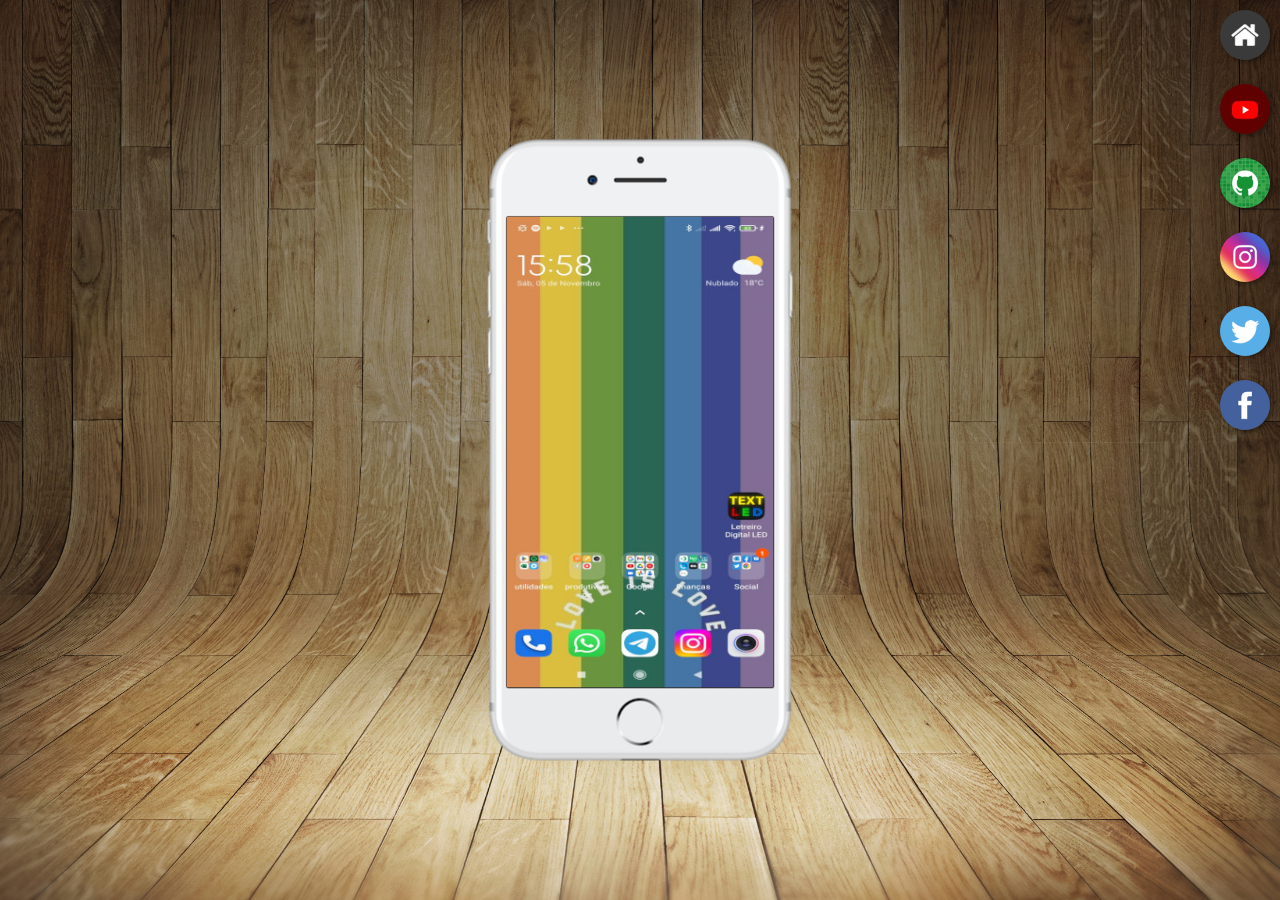
<file: index.html>
<!DOCTYPE html>
<html lang="pt-br">
<head>
    <meta charset="UTF-8">
    <meta http-equiv="X-UA-Compatible" content="IE=edge">
    <meta name="viewport" content="width=device-width, initial-scale=1.0">
    <link rel="shortcut icon" href="favicon.ico" type="image/x-icon">
    <link rel="stylesheet" href="estilos/style.css">
    <title>Projeto redes sociais</title>
</head>
<body>
    <main>
        <section id="telefone">
            <iframe src="home.html" name="tela" id="tela" frameborder="0">
                seu navegador não é compativel com isso. tragico....
            </iframe>
                
        </section>
        <section id="redes-sociais">
            <a href="home.html" target="tela"><img src="imagens/logo-home.jpg" alt="home"></a><br>
            <a href="youtube.html" target="tela"><img src="imagens/logo-youtube.jpg" alt="YouTube"></a><br>
            <a href="github.html" target="tela"><img src="imagens/logo-github.jpg" alt="GitHub"></a><br>
            <a href="instagram.html" target="tela"><img src="imagens/logo-instagram.jpg" alt="Instagram"></a><br>
            <a href="twitter.html" target="tela"><img src="imagens/logo-twitter.jpg" alt="logo-twitter"></a><br>
            <a href="facebook.html" target="tela"><img src="imagens/logo-facebook.jpg" alt="FaceBook"></a>
        </section>
    </main>
</body>
</html>
</file>
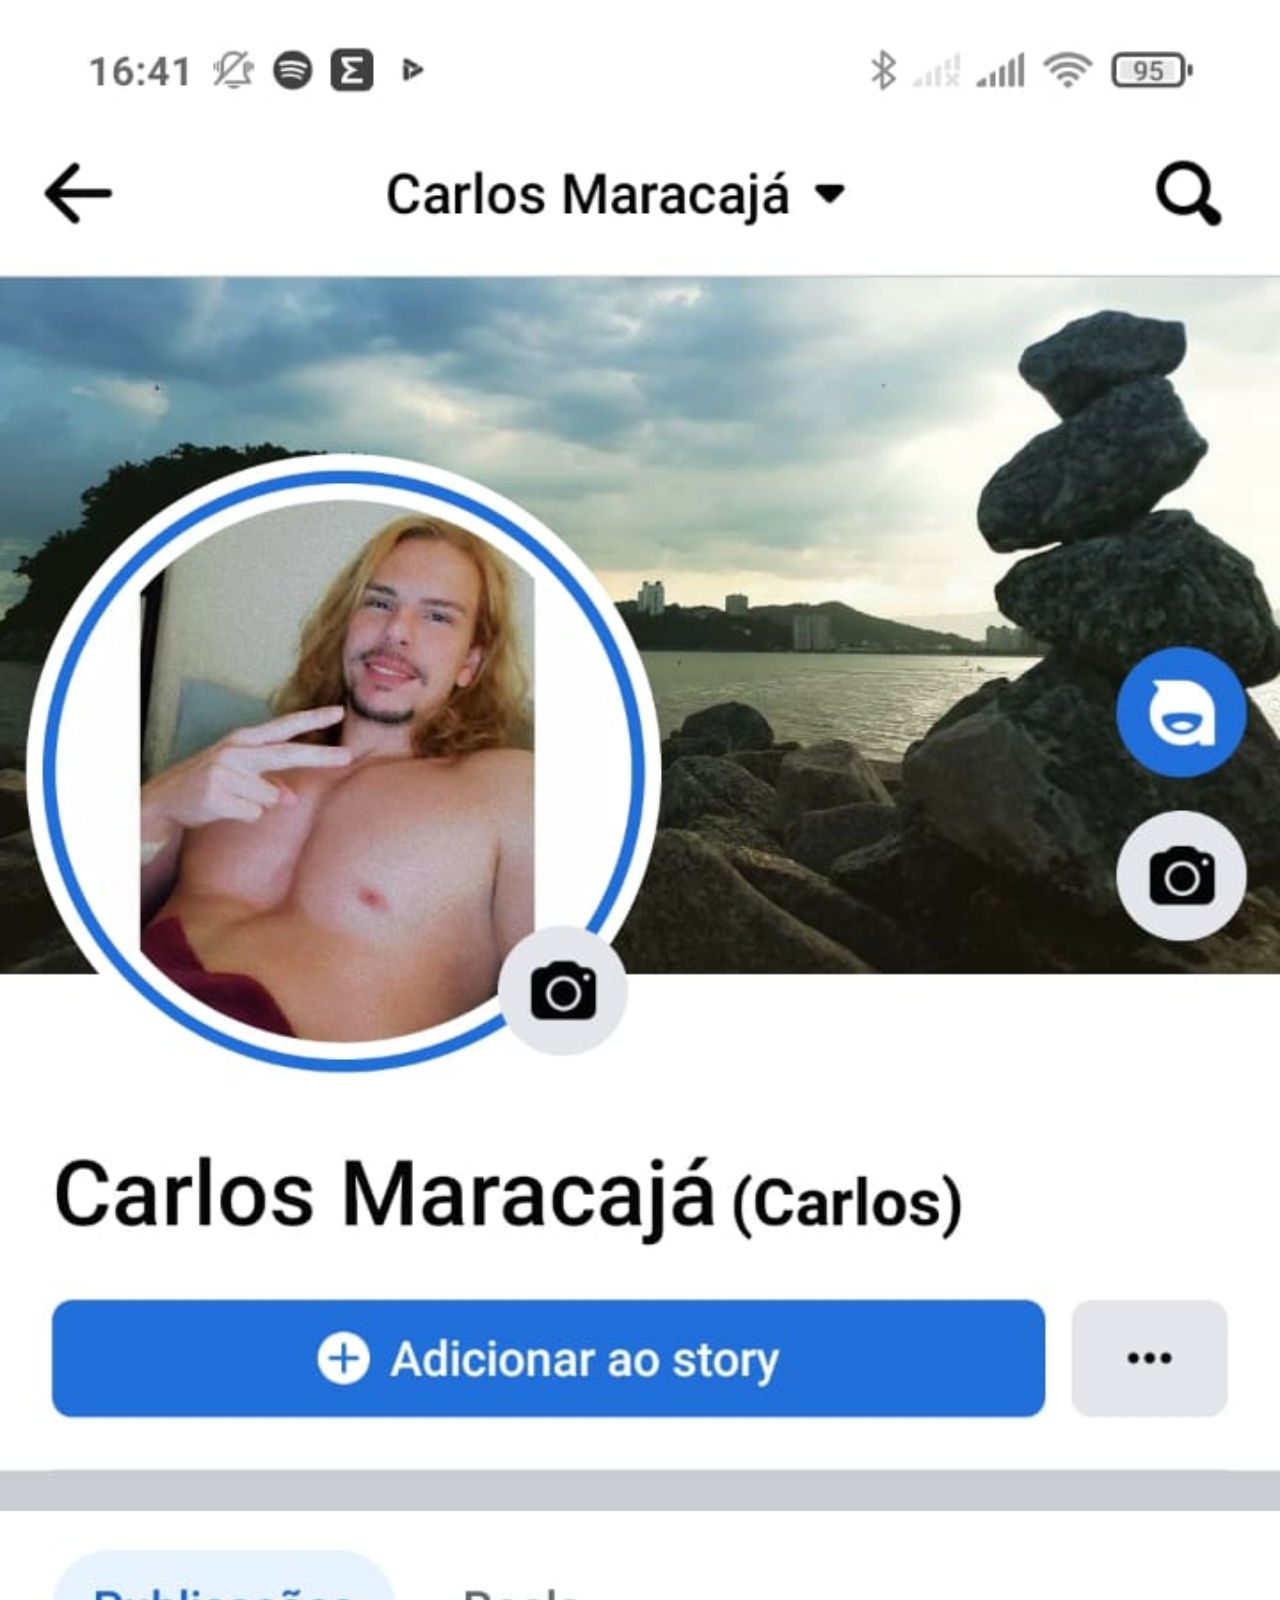
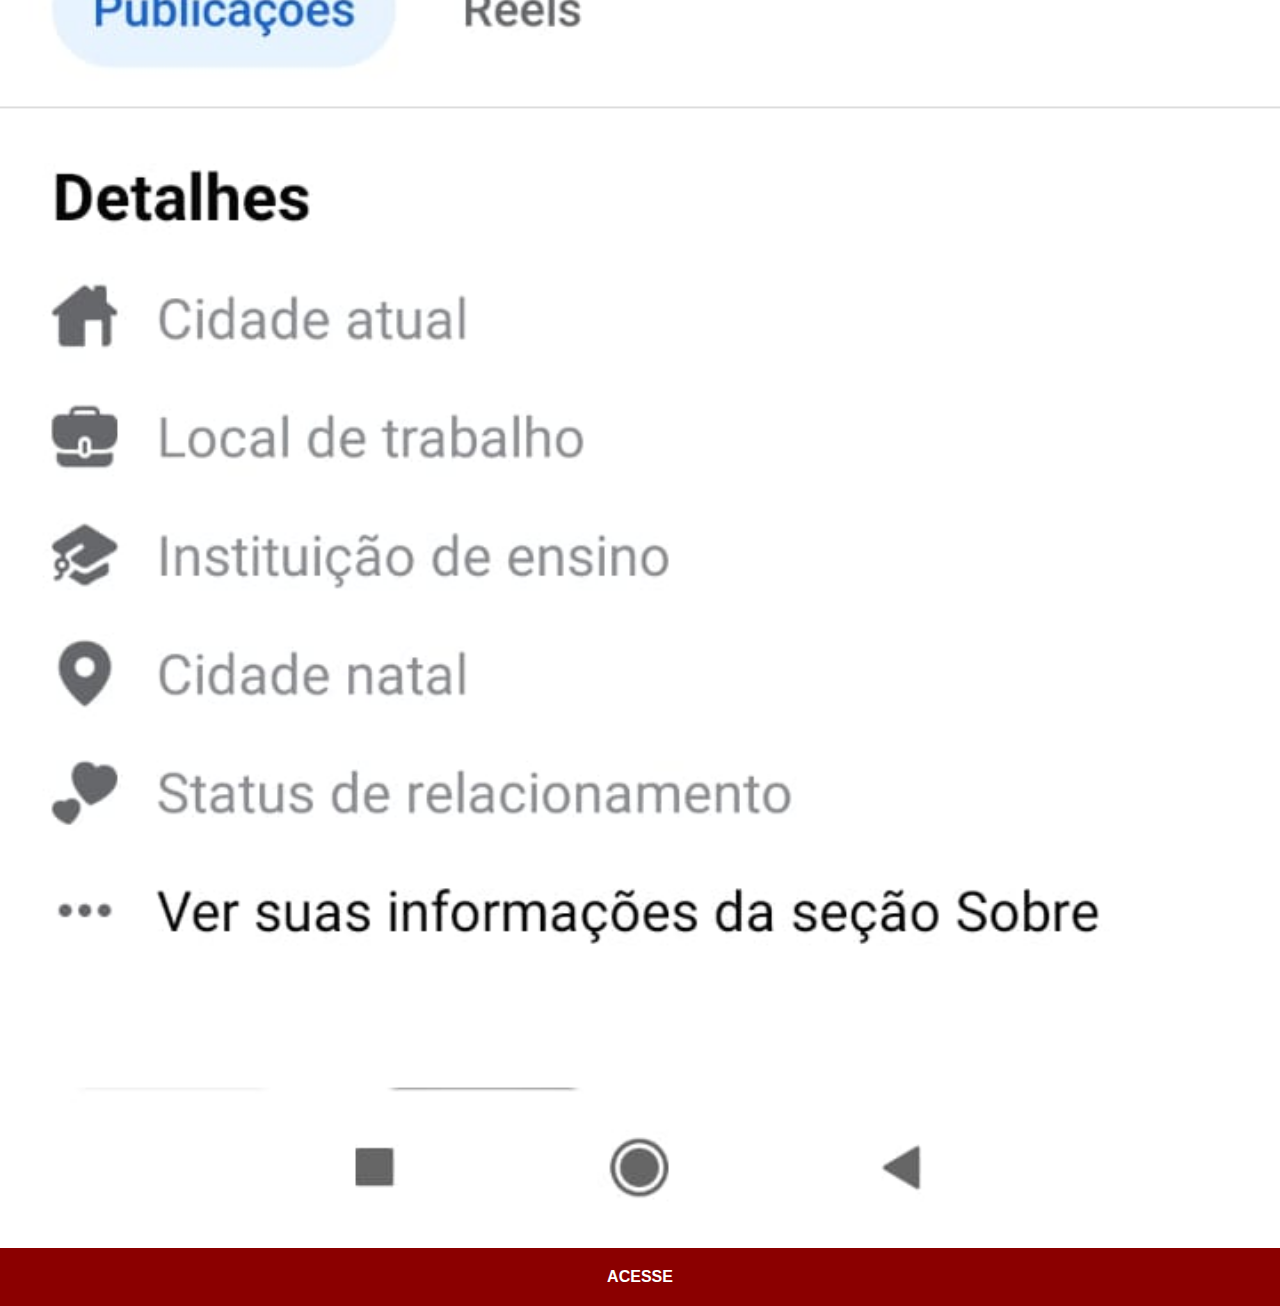
<file: facebook.html>
<!DOCTYPE html>
<html lang="pt-br">
<head>
    <meta charset="UTF-8">
    <meta http-equiv="X-UA-Compatible" content="IE=edge">
    <meta name="viewport" content="width=device-width, initial-scale=1.0">
    <link rel="stylesheet" href="estilos/social.css">
    <title>FaceBook</title>
</head>
<body>
    <img src="imagens/imagem-face.jpg" alt="FaceBook">
    <a href="https://www.facebook.com/carlos.m.dossantos.35" target="_blank">ACESSE</a>
</body>
</html>
</file>
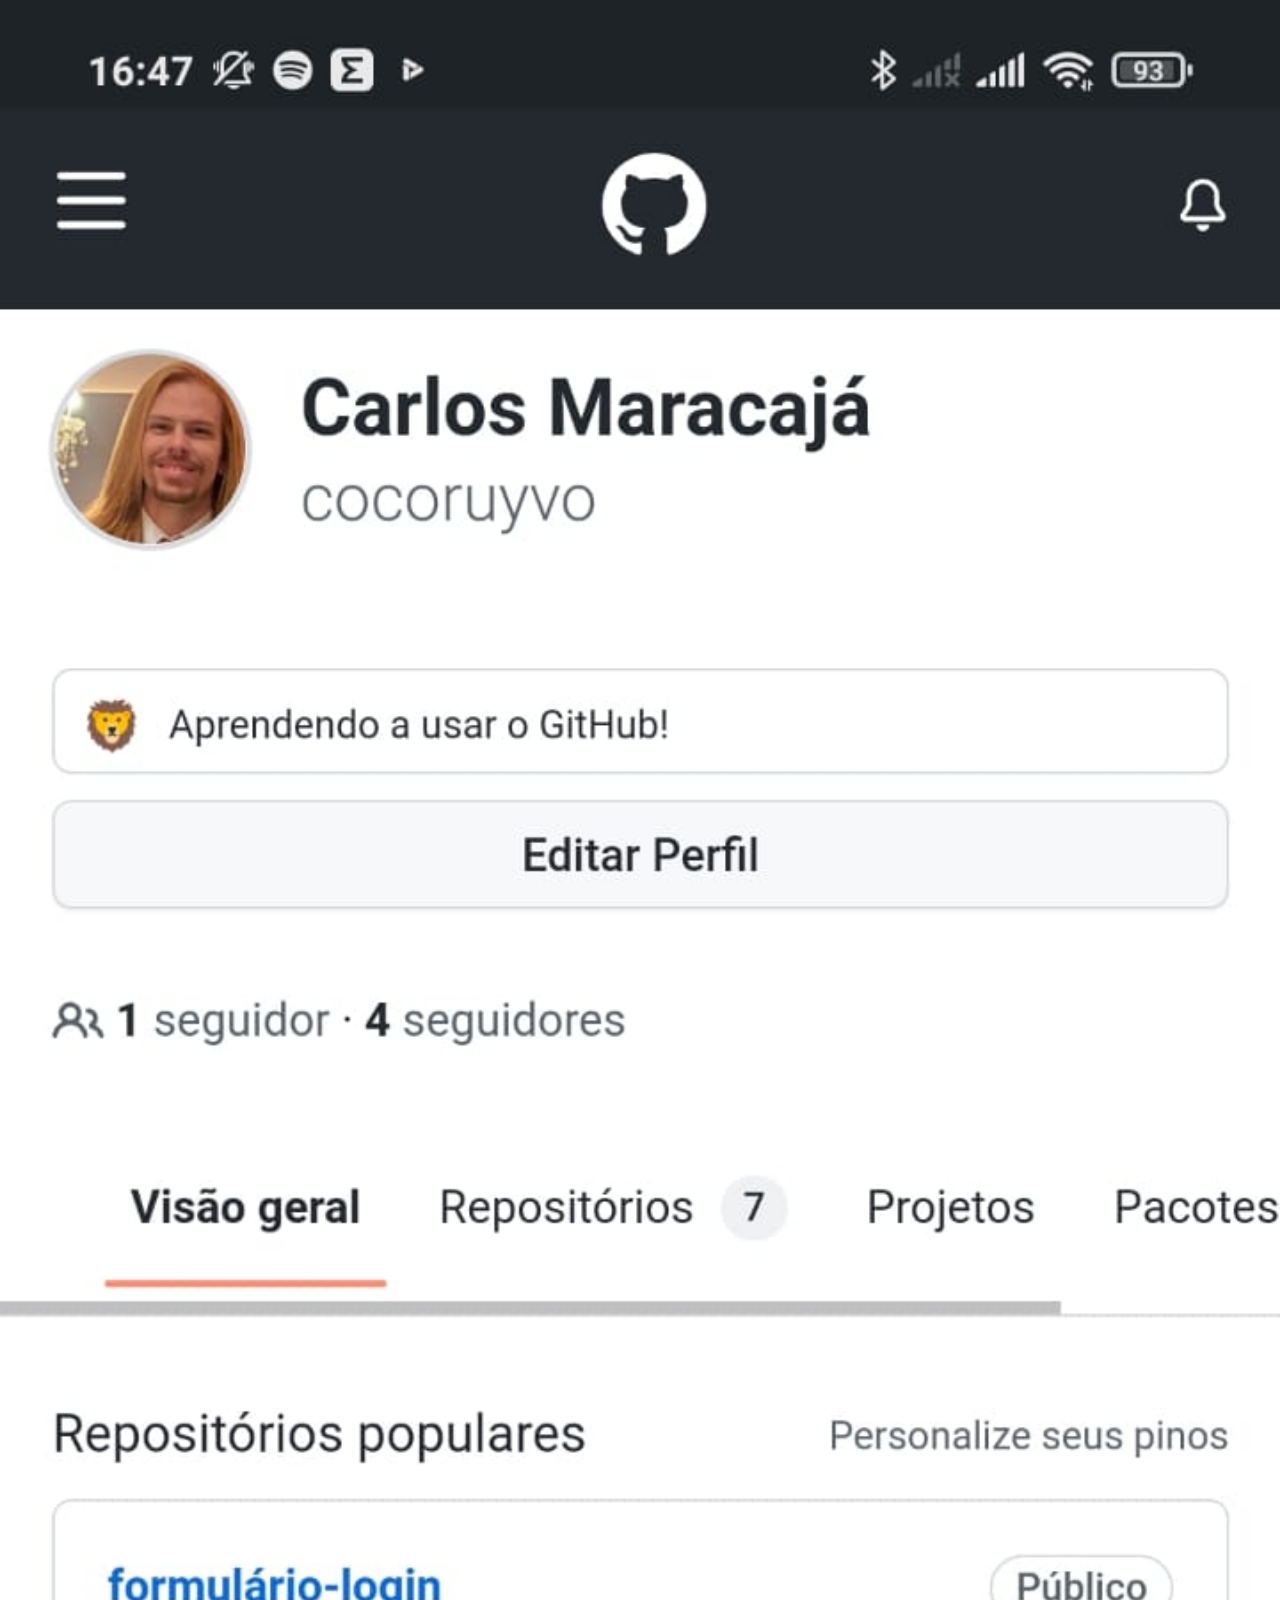
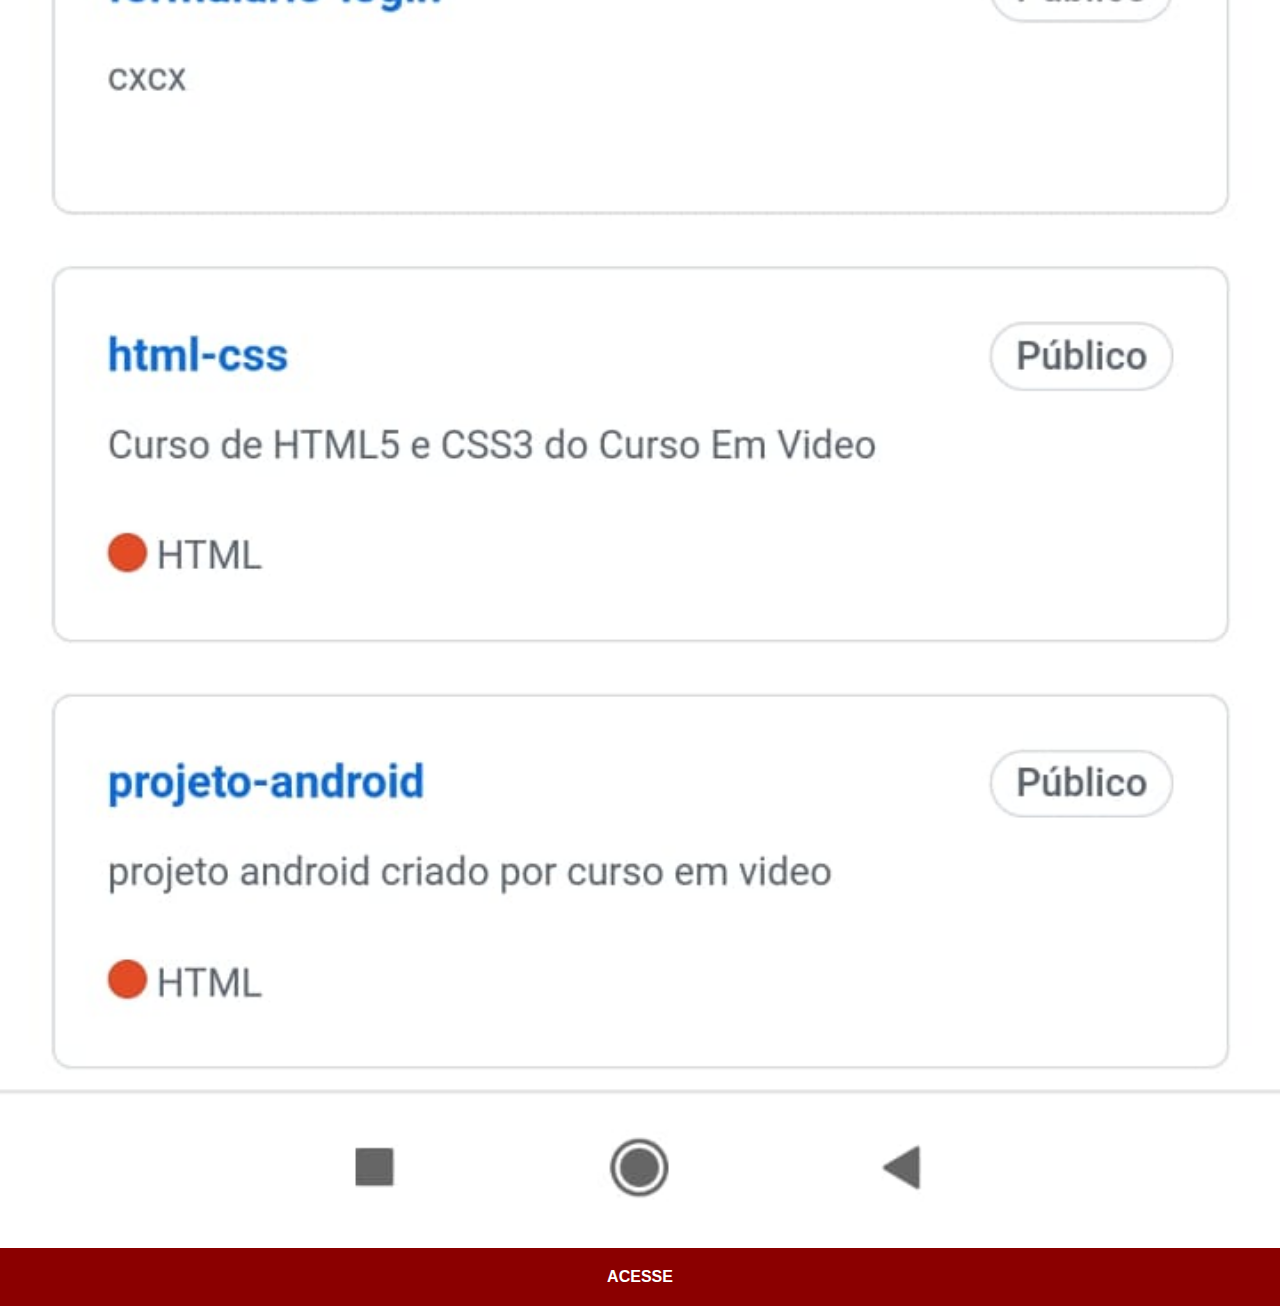
<file: github.html>
<!DOCTYPE html>
<html lang="pt-br">
<head>
    <meta charset="UTF-8">
    <meta http-equiv="X-UA-Compatible" content="IE=edge">
    <meta name="viewport" content="width=device-width, initial-scale=1.0">
    <link rel="stylesheet" href="estilos/social.css">
    <title>GitHub</title>
</head>
<body>
    <img src="imagens/imagem-github.jpg" alt="GitHub">
    <a href="https://github.com/cacoruyvo" target="_blank">ACESSE</a>
</body>
</html>
</file>
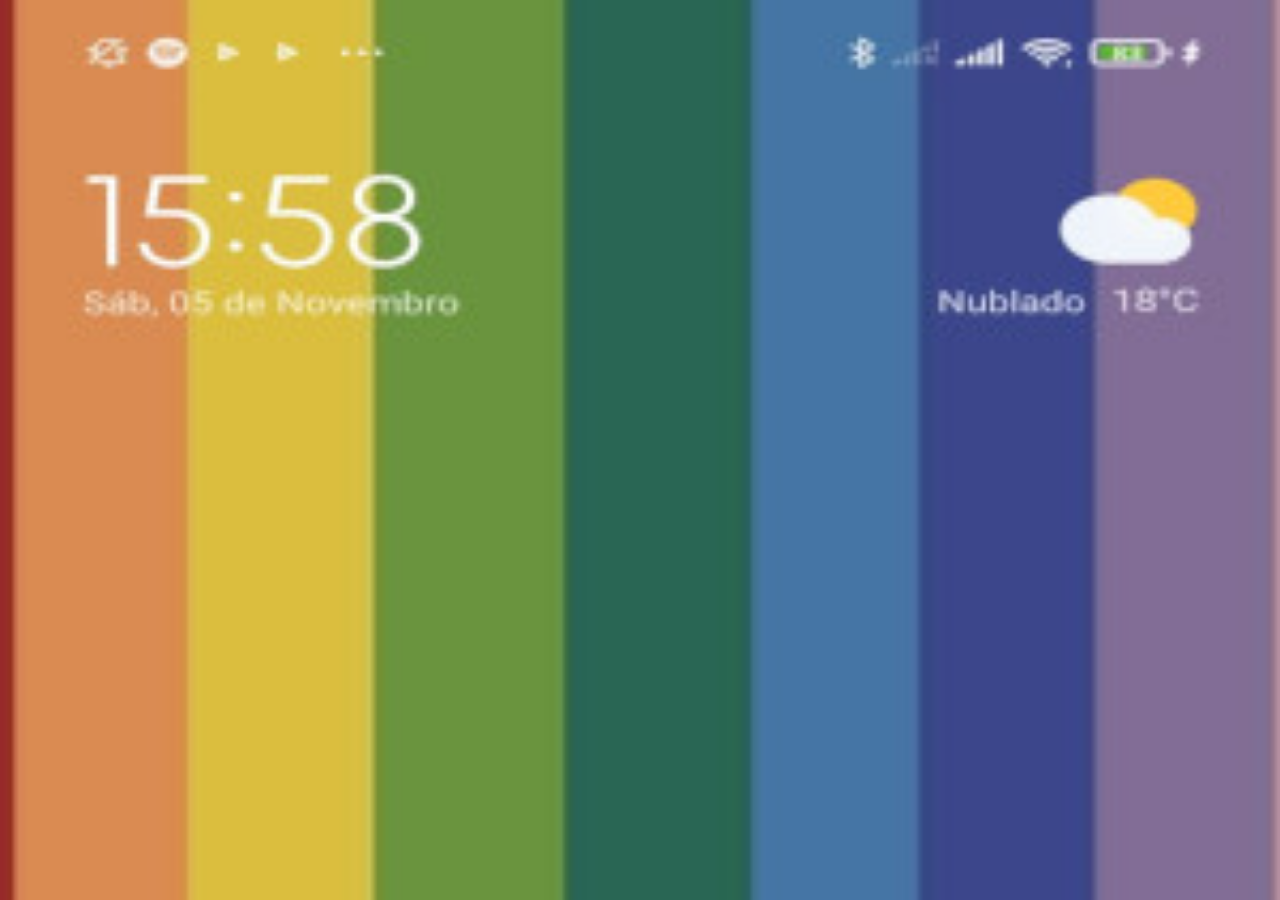
<file: home.html>
<!DOCTYPE html>
<html lang="pt-br">
<head>
    <meta charset="UTF-8">
    <meta http-equiv="X-UA-Compatible" content="IE=edge">
    <meta name="viewport" content="width=device-width, initial-scale=1.0">
    <title>home</title>
</head>
<style>
    * {
        margin: 0px;
        padding: 0px;
    }
    body {
        width: 100vw;
        height: 100vh;
        background: black url('imagens/papel-de-parede-gg.jpg') no-repeat top center;
        background-size: cover;
    }
</style>
<body>
    
</body>
</html>
</file>
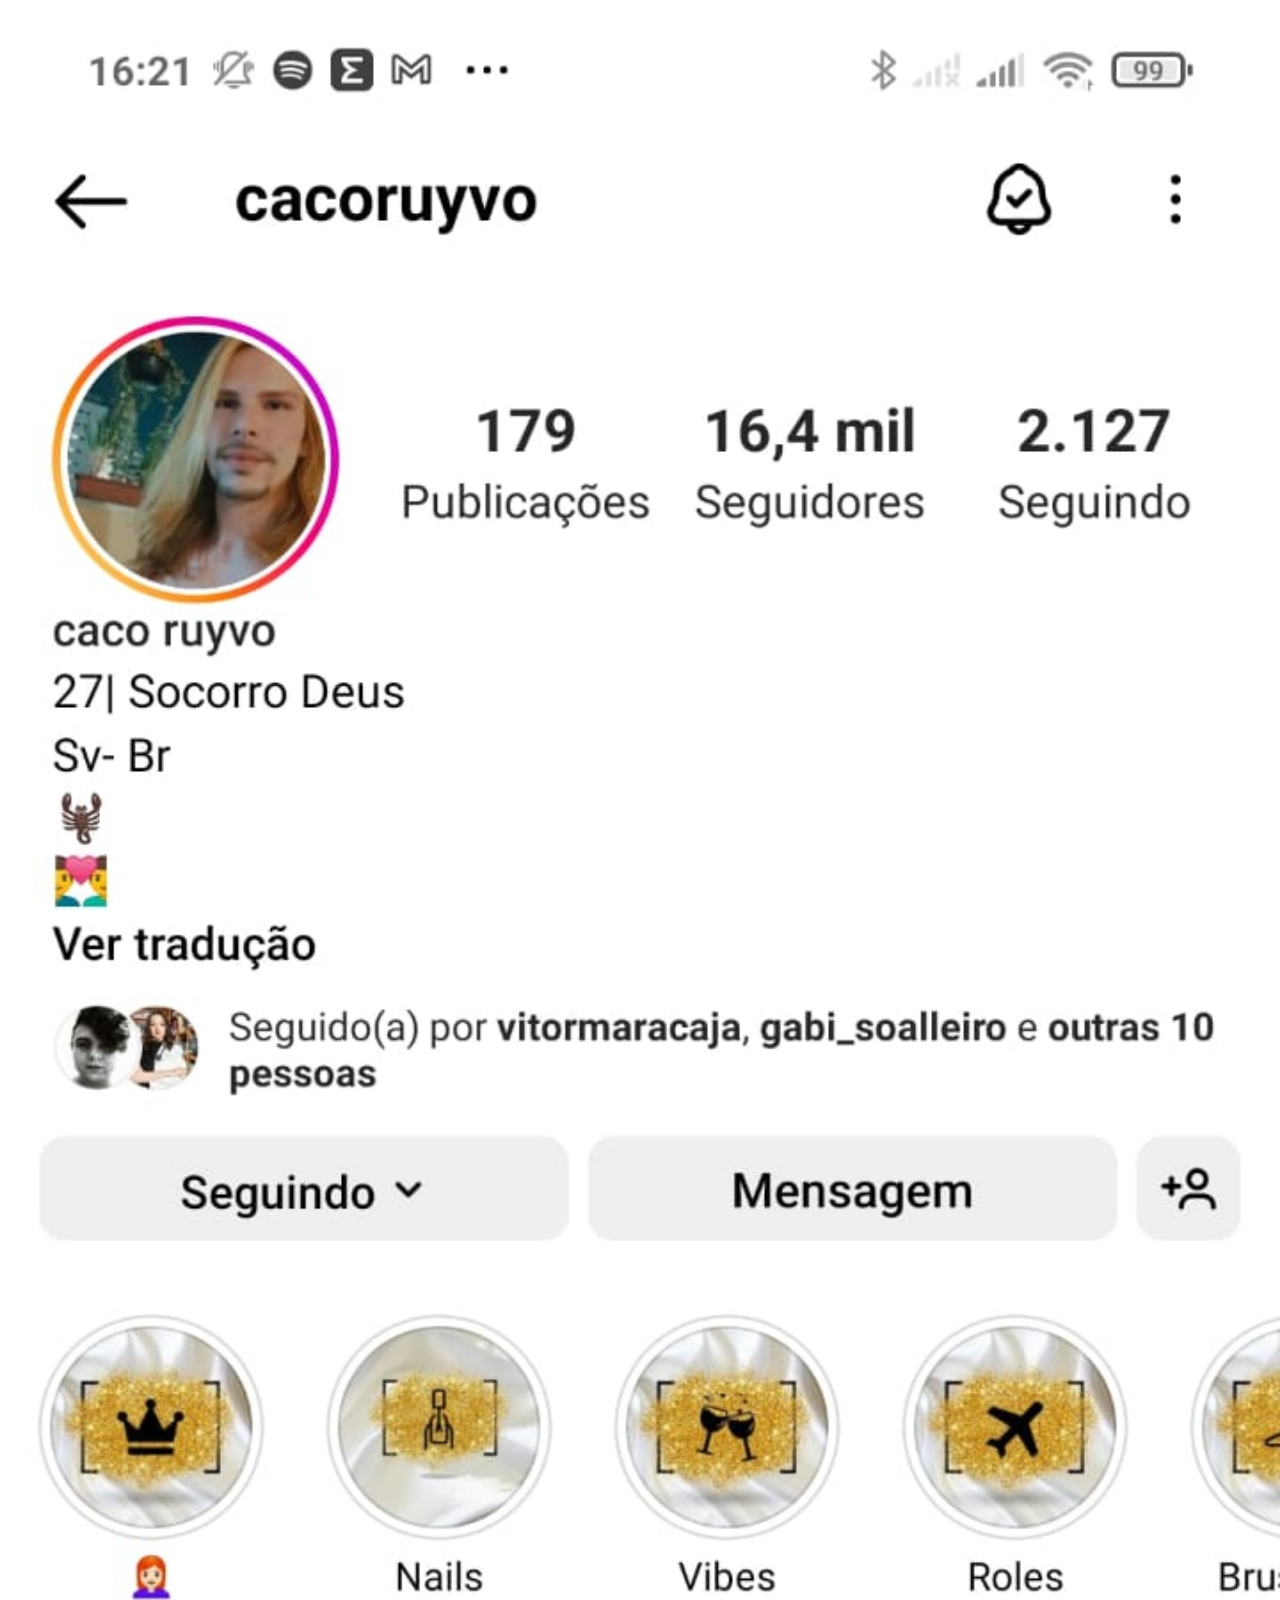
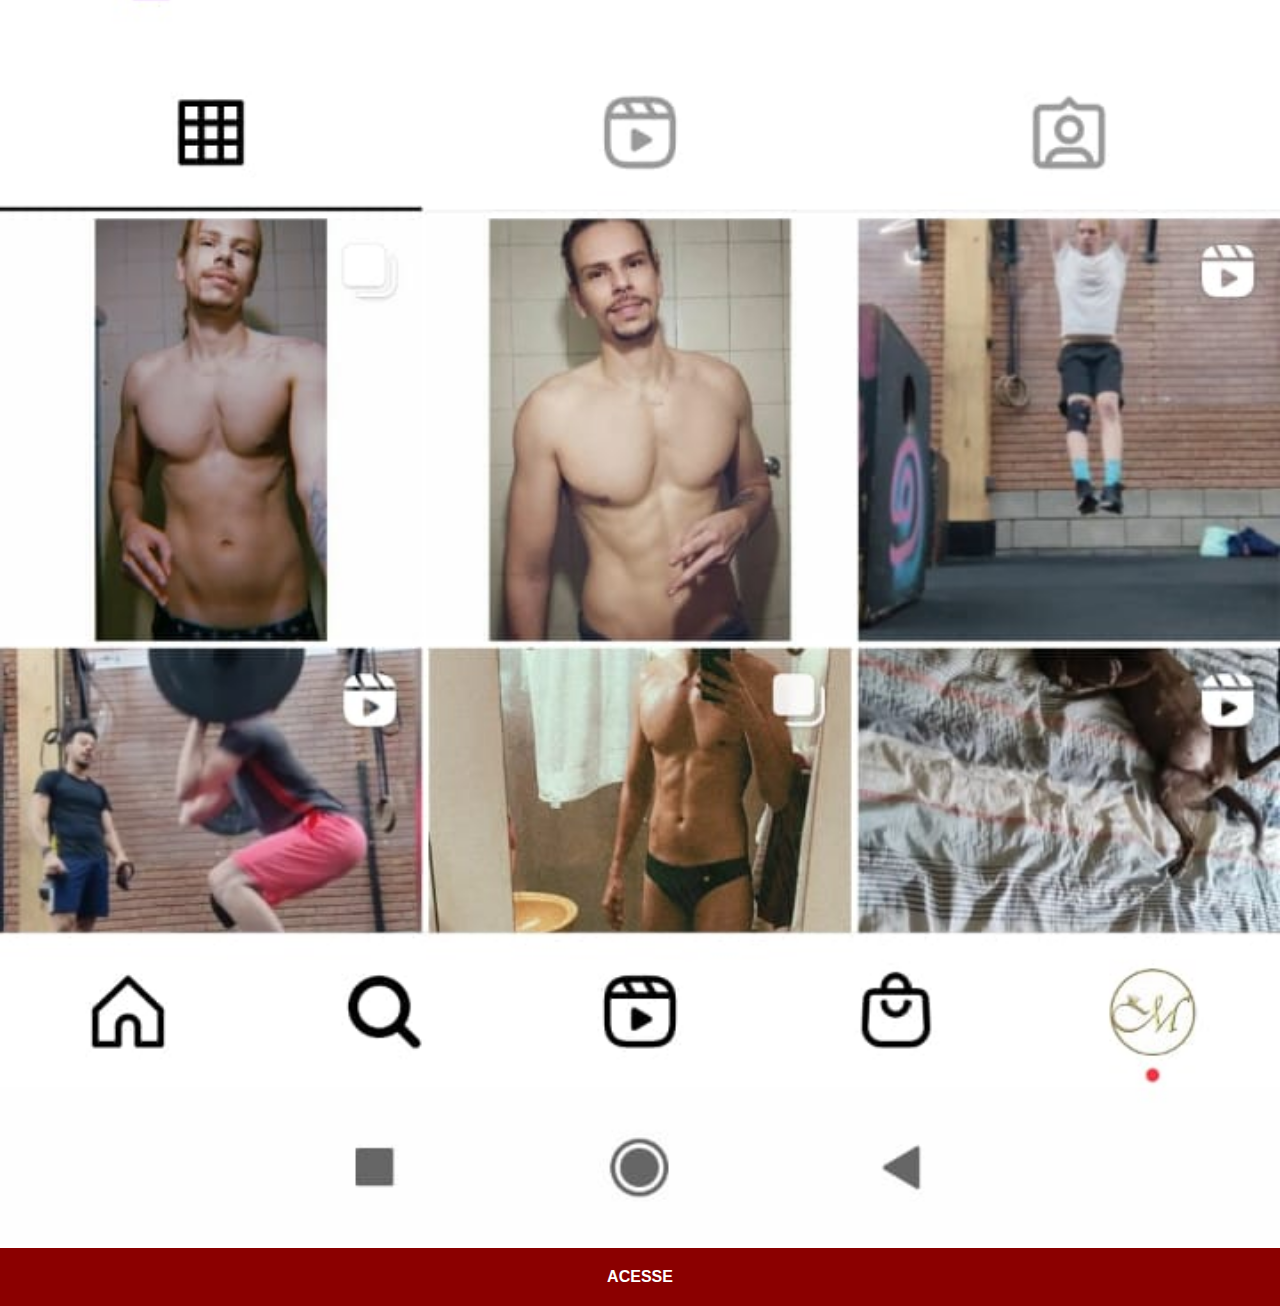
<file: instagram.html>
<!DOCTYPE html>
<html lang="pt-br">
<head>
    <meta charset="UTF-8">
    <meta http-equiv="X-UA-Compatible" content="IE=edge">
    <meta name="viewport" content="width=device-width, initial-scale=1.0">
    <link rel="stylesheet" href="estilos/social.css">
    <title>Instagram</title>
</head>
<body>
    <img src="imagens/foto-instam.jpg" alt="Instagram">
    <a href="https://instagram.com/cacoruyvo?igshid=YmMyMTA2M2Y=" target="_blank">ACESSE</a>
</body>
</html>
</file>
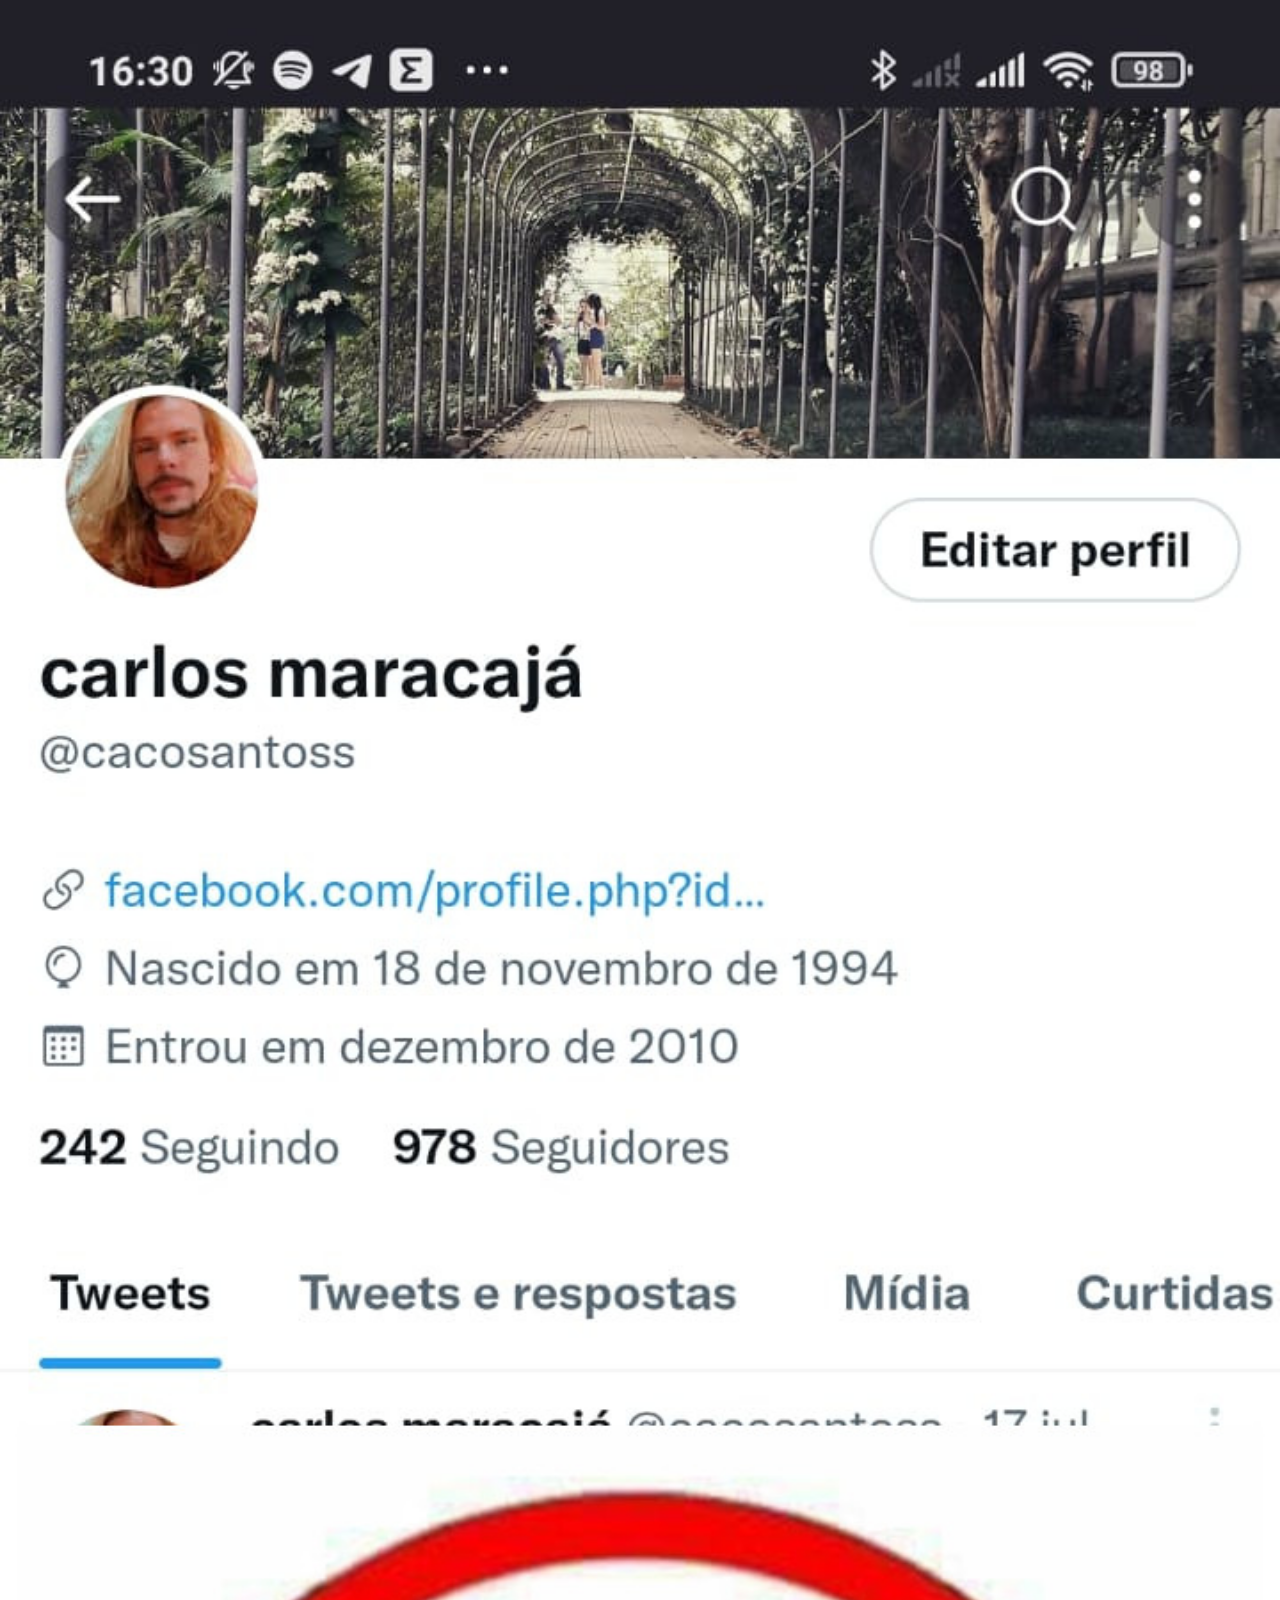
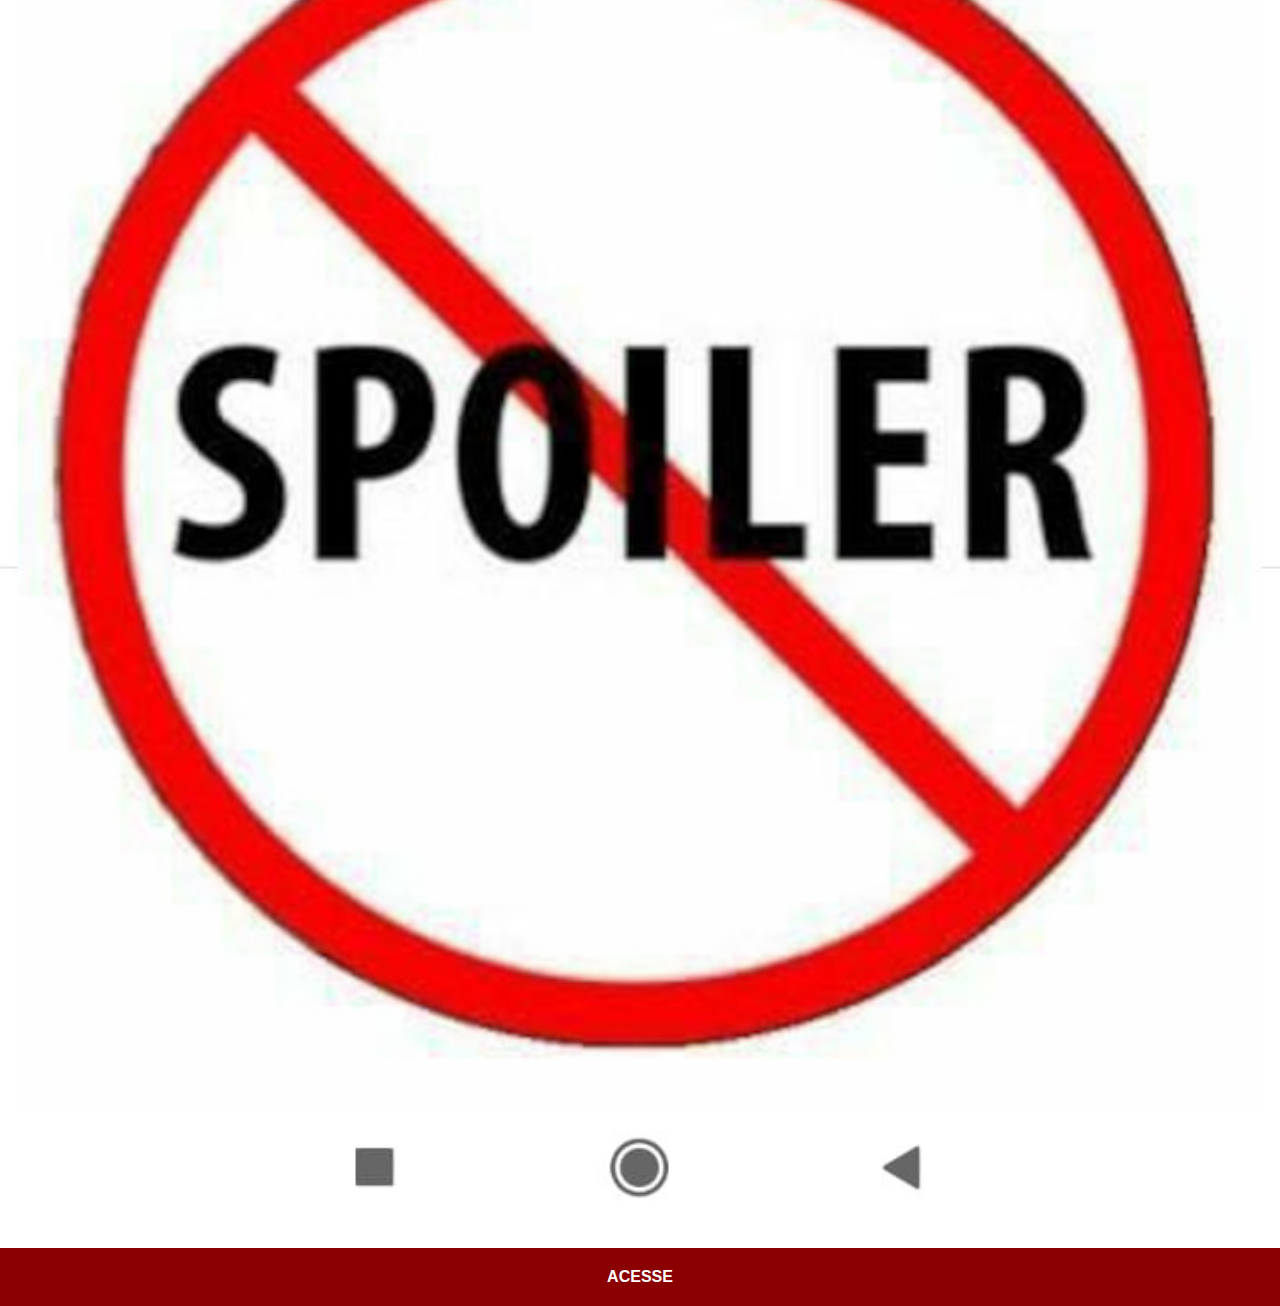
<file: twitter.html>
<!DOCTYPE html>
<html lang="pt-br">
<head>
    <meta charset="UTF-8">
    <meta http-equiv="X-UA-Compatible" content="IE=edge">
    <meta name="viewport" content="width=device-width, initial-scale=1.0">
    <link rel="stylesheet" href="estilos/social.css">
    <title>Twitter</title>
</head>
<body>
    <img src="imagens/imagem-meutt-p.jpg" alt="Twitter">
    <a href="https://twitter.com/cacosantoss?s=09" target="_blank">ACESSE</a>
</body>
</html>
</file>
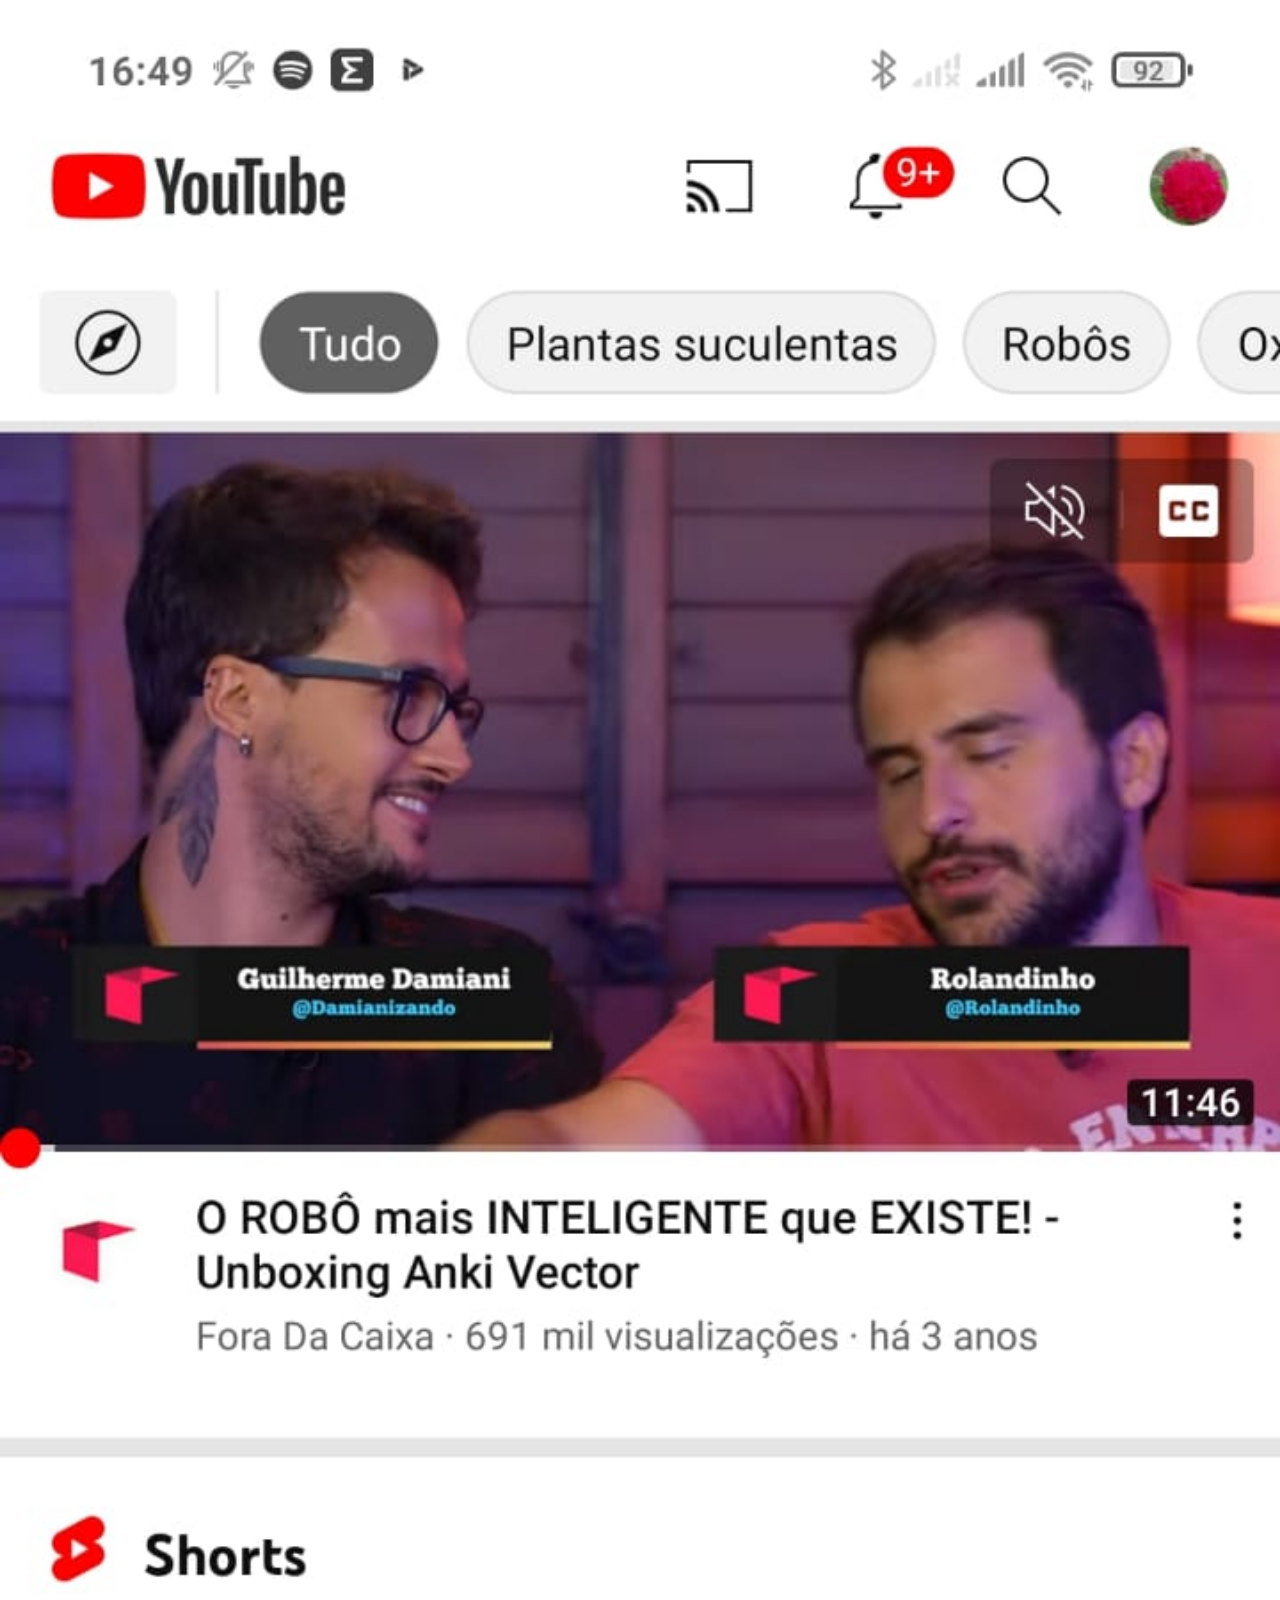
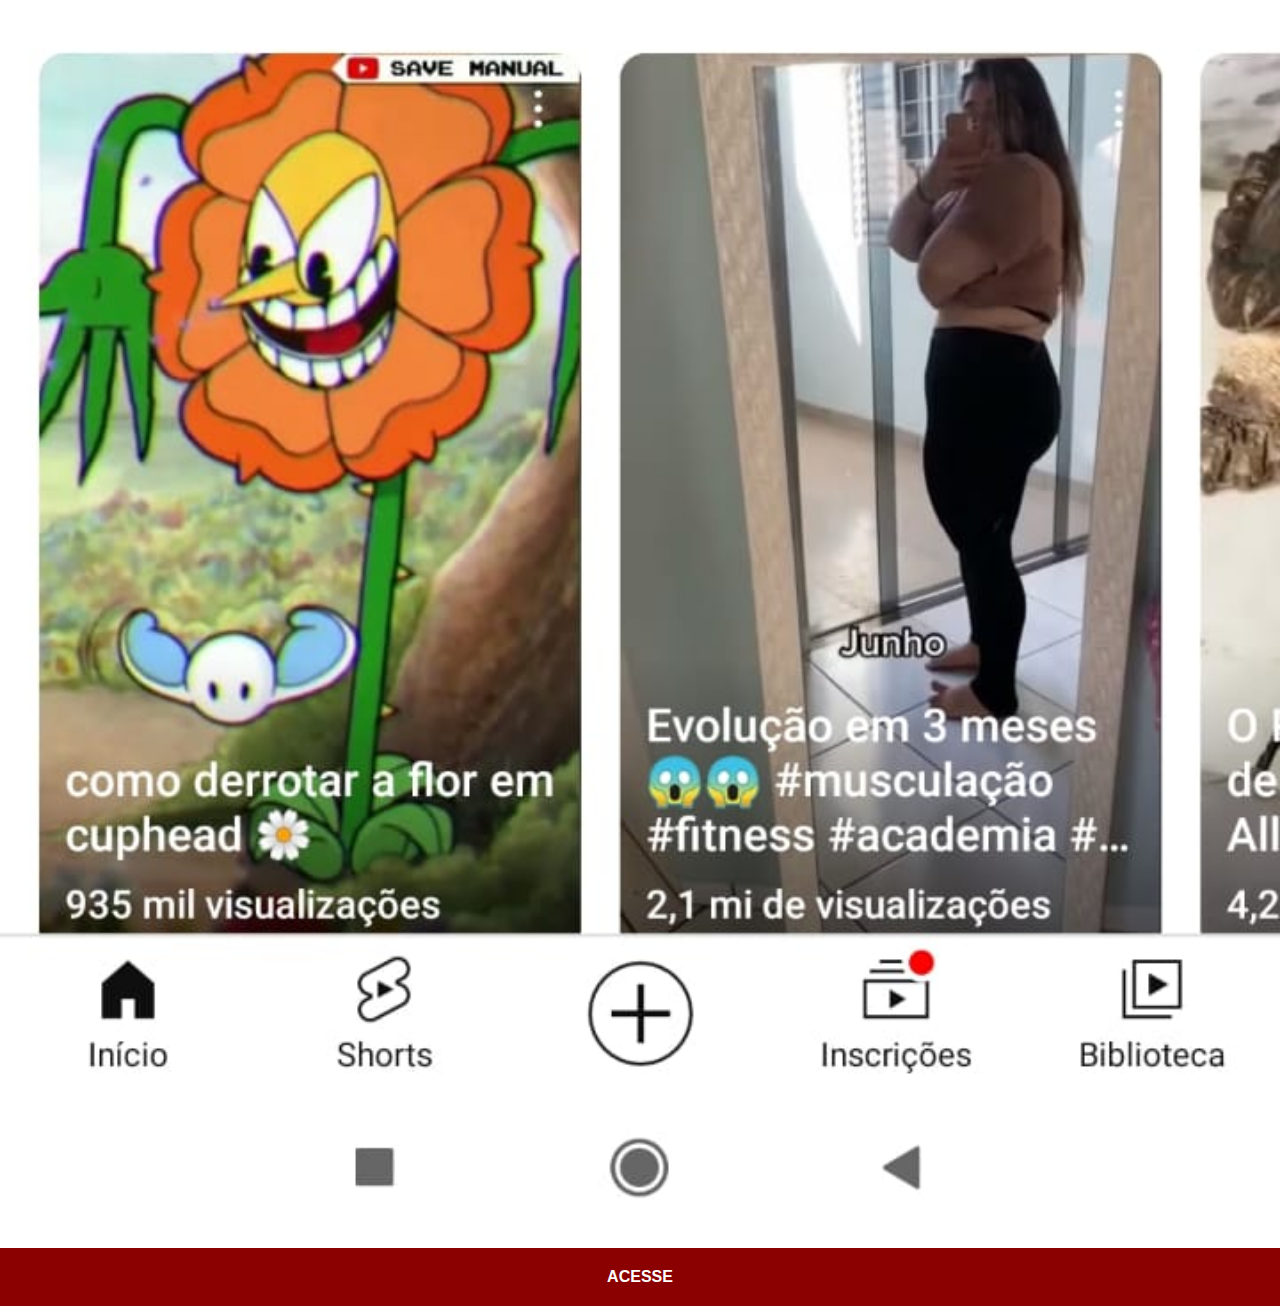
<file: youtube.html>
<!DOCTYPE html>
<html lang="pt-br">
<head>
    <meta charset="UTF-8">
    <meta http-equiv="X-UA-Compatible" content="IE=edge">
    <meta name="viewport" content="width=device-width, initial-scale=1.0">
    <link rel="stylesheet" href="estilos/social.css">
    <title>YouTube</title>
    
</head>
<body>
    <img src="imagens/imagem-yt.jpg" alt="YouTube">
    <a href="https://www.youtube.com.br" target="_blank">ACESSE</a>
</body>
</html>
</file>
<file: estilos/style.css>
@charset "UTF-8";

* {
    margin: 0px;
    padding: 0px;
    font-family: Arial, Helvetica, sans-serif;
}
html, body {
    height: 100vh;
    width: 100vw;
    background-color: black;
}

body {
    background: url(../imagens/fundo-madeira.jpg) no-repeat top center;
    background-size: cover;
    background-attachment: fixed;
}

main {
    height: 100vh;
    position: relative;
    
}

section#telefone {
    position: absolute;
    top: 50%;
    left: 50%;
    transform: translate(-50%, -50%);

    height: 627px;
    width: 311px;
    
    background: url(../imagens/frame-iphone.png) no-repeat;
}
iframe#tela {
    position: relative;
    top: 80px;
    left: 22px;
    width: 267px;
    height: 471px;
}

section#redes-sociais {
    text-align: right;
}
section#redes-sociais img {
    width: 50px;
    margin: 10px;
    border-radius: 50%;
    box-shadow: 2px 2px 5px rgba(0, 0, 0, 0.404);
    box-sizing: border-box;
}
section#redes-sociais img:hover {
    border: 2px solid rgba(255, 255, 255, 0.644);
    transform: translate(-3px, -3px);
    box-shadow: 5px 5px 10px rgba(0, 0, 0, 0.623);
    transition: transform .3s, border .4s;
}
</file>
<file: estilos/social.css>
@charset "UTF-8";

* {
    margin: 0px;
    padding: 0px;
    font-family: Arial, Helvetica, sans-serif;
}
::-webkit-scrollbar {
    width: 0px;
    height: 0px;
}
img {
    width: 100vw;

}
a {
    display: block;
    background-color: darkred;
    color: white;
    padding: 20px;
    text-align: center;
    font-weight: bolder;
    text-decoration: none;
}
a:hover {
    background-color: red;
}
</file>
